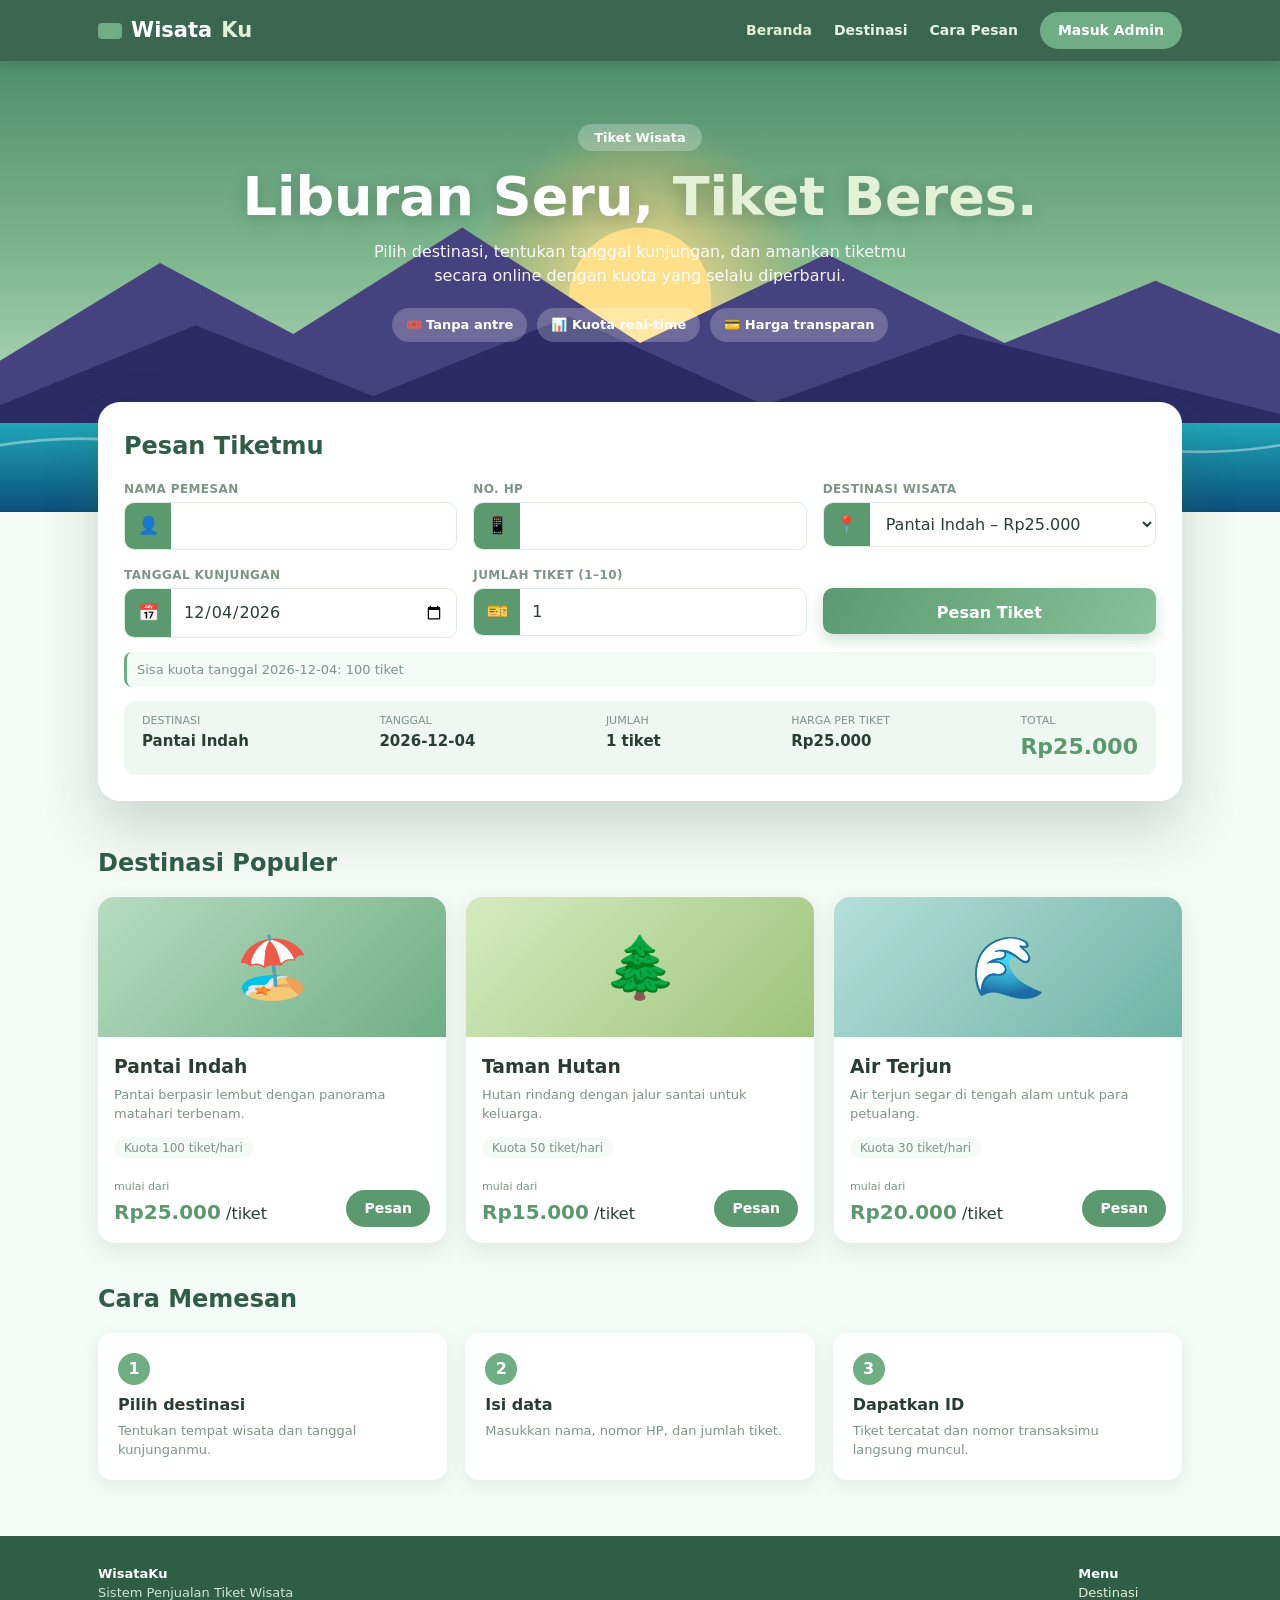
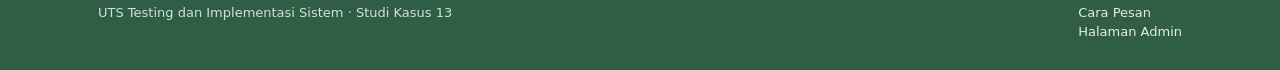
<file: index.html>
<!DOCTYPE html>
<html lang="id">
<head>
<meta charset="UTF-8">
<meta name="viewport" content="width=device-width, initial-scale=1">
<title>WisataKu - Pesan Tiket Wisata</title>
<link rel="stylesheet" href="style.css">
</head>
<body>
<nav class="top"><div class="in">
<a class="logo" href="#"><span class="tk"></span>Wisata<b>Ku</b></a>
<div class="links"><a class="act" href="#">Beranda</a><a href="#destinasi">Destinasi</a><a href="#cara">Cara Pesan</a><a class="adm" href="admin.html">Masuk Admin</a></div>
</div></nav>

<header class="hero">
<svg class="scene" viewBox="0 0 1440 640" preserveAspectRatio="xMidYMax slice" aria-hidden="true">
<defs>
<radialGradient id="g"><stop offset="0" stop-color="#fff3b0"/><stop offset="1" stop-color="#ffb347" stop-opacity="0"/></radialGradient>
<linearGradient id="sea" x1="0" y1="0" x2="0" y2="1"><stop offset="0" stop-color="#1fa7b8"/><stop offset="1" stop-color="#0b4f7a"/></linearGradient>
</defs>
<circle cx="720" cy="400" r="200" fill="url(#g)"/>
<circle cx="720" cy="400" r="80" fill="#ffe08a"/>
<path d="M0 470 L180 360 L330 440 L520 320 L720 450 L930 350 L1130 450 L1300 380 L1440 440 V640 H0Z" fill="#46427f"/>
<path d="M0 520 L220 430 L420 510 L640 420 L860 520 L1080 440 L1440 530 V640 H0Z" fill="#2c2b66"/>
<rect y="540" width="1440" height="100" fill="url(#sea)"/>
<path d="M0 565 Q90 550 180 565 T360 565 T540 565 T720 565 T900 565 T1080 565 T1260 565 T1440 565" stroke="#ffffff66" stroke-width="3" fill="none"/>
</svg>
<div class="wrapm hc">
<span class="tag">Tiket Wisata</span>
<h1>Liburan Seru, <em>Tiket Beres.</em></h1>
<p>Pilih destinasi, tentukan tanggal kunjungan, dan amankan tiketmu secara online dengan kuota yang selalu diperbarui.</p>
<div class="chips"><span>🎟️ Tanpa antre</span><span>📊 Kuota real-time</span><span>💳 Harga transparan</span></div>
</div>
</header>

<div class="wrapm bookwrap" id="form-pesan">
<div class="bookbar">
<h2>Pesan Tiketmu</h2>
<div class="bgrid">
<div class="f2"><label for="nama">Nama pemesan</label><div class="fld"><span class="ic">👤</span><input id="nama" placeholder=""></div></div>
<div class="f2"><label for="hp">No. HP</label><div class="fld"><span class="ic">📱</span><input id="hp" placeholder=""></div></div>
<div class="f2"><label for="dest">Destinasi wisata</label><div class="fld"><span class="ic">📍</span><select id="dest"></select></div></div>
<div class="f2"><label for="tgl">Tanggal kunjungan</label><div class="fld"><span class="ic">📅</span><input id="tgl" type="date"></div></div>
<div class="f2"><label for="jml">Jumlah tiket (1–10)</label><div class="fld"><span class="ic">🎫</span><input id="jml" type="text" inputmode="numeric" value="1"></div></div>
<div class="f2 bt"><label>&nbsp;</label><button id="pesan">Pesan Tiket</button></div>
</div>
<div class="mut" id="info"></div>
<div class="sumbar">
<div><span>Destinasi</span><b id="sd">-</b></div>
<div><span>Tanggal</span><b id="st">-</b></div>
<div><span>Jumlah</span><b id="sj">-</b></div>
<div><span>Harga per tiket</span><b id="sh">-</b></div>
<div class="tot"><span>Total</span><b id="sT">-</b></div>
</div>
<div id="m1" class="msg"></div>
</div>
</div>

<main class="wrapm">
<h2 class="ttl" id="destinasi">Destinasi Populer</h2>
<div class="cards" id="cards"></div>
<h2 class="ttl" id="cara">Cara Memesan</h2>
<div class="steps">
<div><i>1</i><b>Pilih destinasi</b><p>Tentukan tempat wisata dan tanggal kunjunganmu.</p></div>
<div><i>2</i><b>Isi data</b><p>Masukkan nama, nomor HP, dan jumlah tiket.</p></div>
<div><i>3</i><b>Dapatkan ID</b><p>Tiket tercatat dan nomor transaksimu langsung muncul.</p></div>
</div>
</main>

<footer class="ft"><div class="wrapm cols">
<div><b>WisataKu</b><br>Sistem Penjualan Tiket Wisata<br>UTS Testing dan Implementasi Sistem · Studi Kasus 13</div>
<div><b>Menu</b><br><a href="#destinasi">Destinasi</a><br><a href="#cara">Cara Pesan</a><br><a href="admin.html">Halaman Admin</a></div>
</div></footer>
<script src="data.js"></script>
<script src="pembeli.js"></script>
</body>
</html>
</file>
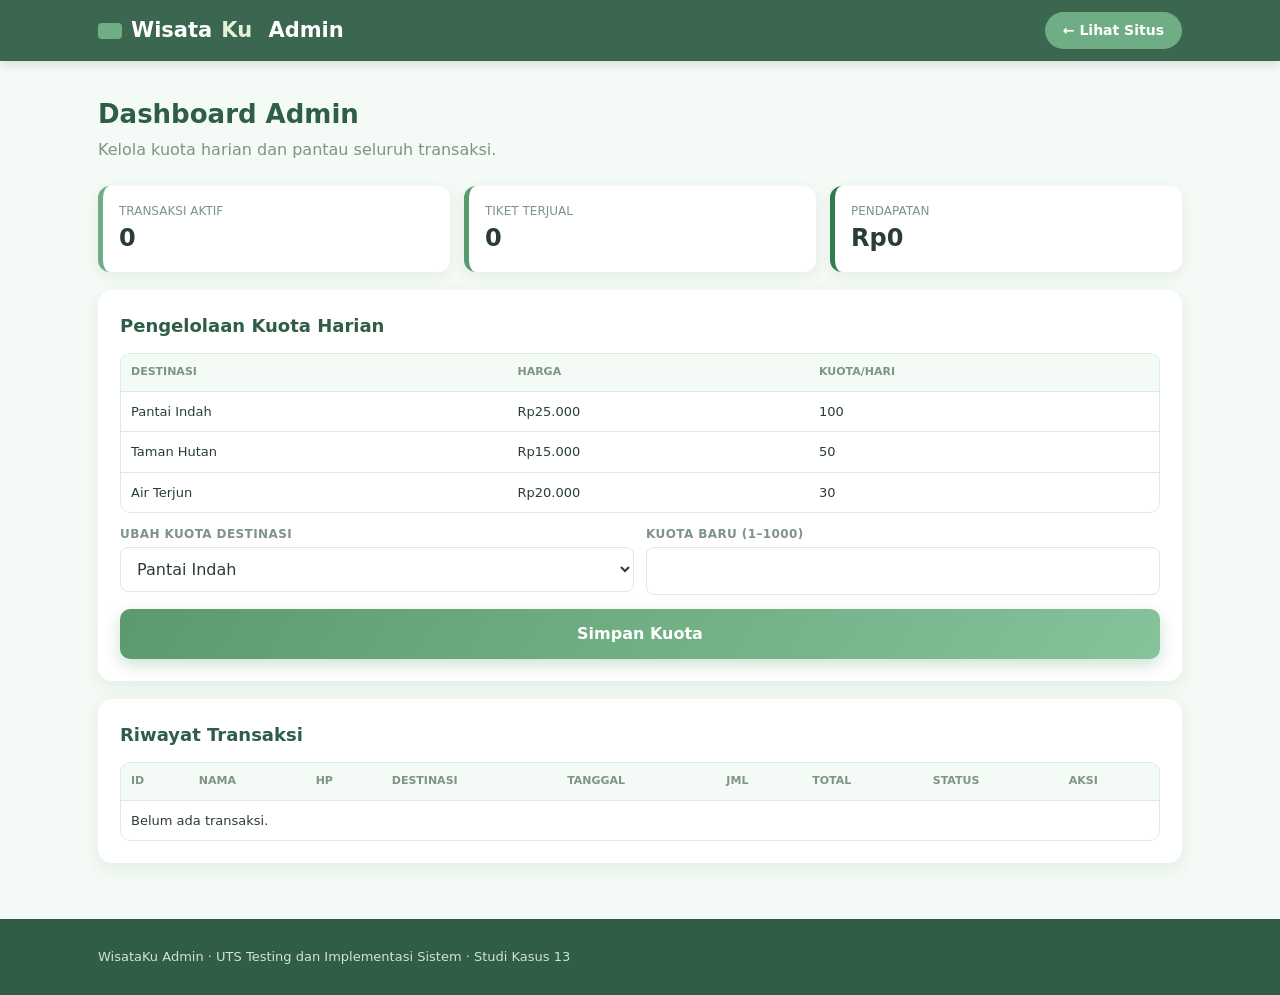
<file: admin.html>
<!DOCTYPE html>
<html lang="id">
<head>
<meta charset="UTF-8">
<meta name="viewport" content="width=device-width, initial-scale=1">
<title>Admin - WisataKu</title>
<link rel="stylesheet" href="style.css">
</head>
<body>
<nav class="top dark"><div class="in">
<a class="logo" href="#"><span class="tk"></span>Wisata<b>Ku</b>&nbsp;Admin</a>
<div class="links"><a class="adm" href="index.html">← Lihat Situs</a></div>
</div></nav>
<main class="wrapm adm-main">
<div class="admh"><h1>Dashboard Admin</h1><p>Kelola kuota harian dan pantau seluruh transaksi.</p></div>
<div id="rekap" class="stats"></div>
<section>
<h2 class="sh">Pengelolaan Kuota Harian</h2>
<div class="wrap"><table><thead><tr><th>Destinasi</th><th>Harga</th><th>Kuota/hari</th></tr></thead><tbody id="kuota"></tbody></table></div>
<div class="g2">
<div><label for="kd">Ubah kuota destinasi</label><select id="kd"></select></div>
<div><label for="kv">Kuota baru (1–1000)</label><input id="kv" type="text" inputmode="numeric" placeholder=""></div>
</div>
<button id="simpanKuota">Simpan Kuota</button>
<div id="m2" class="msg"></div>
</section>
<section>
<h2 class="sh">Riwayat Transaksi</h2>
<div class="wrap"><table><thead><tr><th>ID</th><th>Nama</th><th>HP</th><th>Destinasi</th><th>Tanggal</th><th>Jml</th><th>Total</th><th>Status</th><th>Aksi</th></tr></thead><tbody id="trx"></tbody></table></div>
<div id="m3" class="msg"></div>
</section>
</main>
<footer class="ft"><div class="wrapm">WisataKu Admin · UTS Testing dan Implementasi Sistem · Studi Kasus 13</div></footer>
<script src="data.js"></script>
<script src="admin.js"></script>
</body>
</html>
</file>
<file: style.css>
:root{--p:#5b9a6e;--navy:#2f5d46;--o:#6fae84;--gold:#e3f1d6;--bg:#f4faf5;--tx:#2a3d33;--m:#7d9486;--bd:#dcebe0;--err:#c62828;--errbg:#fdecea;--ok:#2e7d4f;--okbg:#e8f5ec}
*{box-sizing:border-box}
body{margin:0;font-family:"Segoe UI",system-ui,Roboto,sans-serif;background:var(--bg);color:var(--tx);line-height:1.5}
a{text-decoration:none;color:inherit}
html{scroll-behavior:smooth}
.wrapm{max-width:1120px;margin:auto;padding:0 18px}
nav.top{position:sticky;top:0;z-index:20;background:rgba(47,93,70,.94);backdrop-filter:blur(6px);box-shadow:0 2px 12px rgba(0,0,0,.15)}
nav.top .in{max-width:1120px;margin:auto;display:flex;align-items:center;justify-content:space-between;padding:12px 18px}
.logo{font-weight:800;font-size:21px;color:#fff;display:flex;align-items:center;gap:9px}.logo b{color:var(--gold)}
.tk{width:24px;height:16px;background:var(--o);border-radius:4px;display:inline-block}
.links{display:flex;gap:22px;align-items:center;font-size:14px;font-weight:600;color:#e6f2ea}
.links a:hover,.links a.act{color:var(--gold)}
.links .adm{background:var(--o);color:#fff;padding:8px 18px;border-radius:99px}.links .adm:hover{filter:brightness(1.1);color:#fff}
@media(max-width:700px){.links a:not(.adm){display:none}}
.hero{position:relative;overflow:hidden;text-align:center;background:linear-gradient(180deg,#4f8f6b 0%,#7fb88f 45%,#b7dcc1 80%,#e3f1d6 100%);color:#fff;padding:64px 0 170px}
.scene{position:absolute;left:0;bottom:0;width:100%;height:100%}
.hc{position:relative}
.tag{background:rgba(255,255,255,.25);padding:6px 16px;border-radius:99px;font-size:13px;font-weight:600}
.hero h1{font-size:54px;line-height:1.1;margin:18px 0 14px;text-shadow:0 4px 18px rgba(0,0,0,.2)}
.hero h1 em{font-style:normal;color:var(--gold)}
.hero p{max-width:560px;margin:0 auto 20px;font-size:16px;opacity:.95}
.chips{display:flex;gap:10px;flex-wrap:wrap;justify-content:center}.chips span{background:rgba(255,255,255,.22);padding:7px 14px;border-radius:99px;font-size:13px;font-weight:600}
@media(max-width:640px){.hero h1{font-size:32px}}
.bookwrap{position:relative;z-index:2;margin-top:-110px;scroll-margin-top:74px}
.bookbar{background:#fff;border-radius:22px;padding:26px;box-shadow:0 26px 55px rgba(47,93,70,.22)}
.bookbar h2{margin:0 0 4px;font-size:24px;color:var(--navy)}
.bgrid{display:grid;grid-template-columns:repeat(6,1fr);gap:4px 16px}
.f2{grid-column:span 2}
.bt button{margin-top:0;height:46px}
@media(max-width:820px){.bgrid{grid-template-columns:1fr 1fr}.f2{grid-column:span 1}}
@media(max-width:520px){.bgrid{grid-template-columns:1fr}}
label{display:block;font-size:12px;font-weight:700;color:var(--m);margin:12px 0 4px;text-transform:uppercase;letter-spacing:.4px}
.fld{display:flex;border:1px solid var(--bd);border-radius:10px;overflow:hidden;background:#fff}
.fld:focus-within{border-color:var(--p);box-shadow:0 0 0 3px rgba(91,154,110,.2)}
.fld .ic{width:46px;flex:none;background:var(--p);display:flex;align-items:center;justify-content:center;font-size:17px}
.fld input,.fld select{border:0;border-radius:0;background:#fff}
input,select{font:inherit;width:100%;padding:11px 12px;border-radius:8px;border:1px solid var(--bd);background:#fff;color:var(--tx)}
input:focus,select:focus{outline:0}
.g2{display:grid;grid-template-columns:1fr 1fr;gap:12px}
.mut{color:var(--m);font-size:13px;margin-top:14px;padding:8px 10px;background:var(--bg);border-radius:8px;border-left:3px solid var(--o)}
.sumbar{margin-top:14px;background:#eef7f0;border-radius:12px;padding:12px 18px;display:flex;flex-wrap:wrap;gap:12px 28px;justify-content:space-between}
.sumbar div{display:flex;flex-direction:column}.sumbar span{font-size:11px;color:var(--m);text-transform:uppercase}
.sumbar b{font-size:15px}.sumbar .tot b{color:var(--p);font-size:22px}
button{font:inherit;font-weight:700;width:100%;padding:13px;margin-top:14px;border:0;border-radius:10px;color:#fff;background:linear-gradient(120deg,#5b9a6e,#86c29a);cursor:pointer;box-shadow:0 6px 16px rgba(91,154,110,.3)}
button:hover{filter:brightness(1.05)}
button.s{width:auto;margin:0 4px 0 0;padding:5px 10px;font-size:12px;background:var(--p);box-shadow:none}button.d{background:var(--err)}
.msg{display:none;margin-top:14px;padding:10px 12px;border-radius:8px;font-size:13px;font-weight:500}
.msg.err{display:block;background:var(--errbg);color:var(--err);border-left:4px solid var(--err)}.msg.err::before{content:"✖ "}
.msg.ok{display:block;background:var(--okbg);color:var(--ok);border-left:4px solid var(--ok)}.msg.ok::before{content:"✔ "}
main.wrapm{padding-top:6px;padding-bottom:20px}
.ttl{font-size:24px;margin:38px 0 16px;color:var(--navy);scroll-margin-top:74px}
.cards{display:grid;grid-template-columns:repeat(auto-fit,minmax(250px,1fr));gap:20px}
.card{background:#fff;border-radius:16px;overflow:hidden;box-shadow:0 8px 22px rgba(47,93,70,.1);transition:transform .15s}
.card:hover{transform:translateY(-5px)}
.art{height:140px;display:flex;align-items:center;justify-content:center;font-size:60px}
.a1{background:linear-gradient(135deg,#b7dcc1,#6fae84)}.a2{background:linear-gradient(135deg,#d6ebc0,#9cc47a)}.a3{background:linear-gradient(135deg,#b4e0d8,#6fb3a3)}
.cb{padding:16px}.cb h3{margin:0 0 4px}.cb p{margin:0 0 10px;color:var(--m);font-size:13px;min-height:40px}
.meta span{font-size:12px;background:var(--bg);padding:3px 10px;border-radius:99px;color:var(--m)}
.pr{display:flex;justify-content:space-between;align-items:end;margin-top:14px}.pr small{color:var(--m);font-size:11px}.pr b{color:var(--p);font-size:20px}
.btn2{background:var(--p);color:#fff;font-weight:600;padding:8px 18px;border-radius:99px;font-size:14px}.btn2:hover{filter:brightness(1.08)}
.steps{display:grid;grid-template-columns:repeat(auto-fit,minmax(220px,1fr));gap:18px}
.steps div{background:#fff;border-radius:14px;padding:20px;box-shadow:0 6px 18px rgba(47,93,70,.08)}
.steps i{display:inline-flex;width:32px;height:32px;border-radius:50%;background:var(--o);color:#fff;font-style:normal;font-weight:800;align-items:center;justify-content:center;margin-bottom:8px}
.steps b{display:block}.steps p{margin:4px 0 0;color:var(--m);font-size:13px}
section{background:#fff;border-radius:14px;padding:22px;box-shadow:0 6px 18px rgba(47,93,70,.08)}
h2.sh{margin:0 0 14px;font-size:18px;color:var(--navy)}
.wrap{overflow-x:auto;border:1px solid var(--bd);border-radius:10px}
table{width:100%;border-collapse:collapse;font-size:13px}
th{background:var(--bg);color:var(--m);font-size:11px;text-transform:uppercase}
th,td{padding:10px;text-align:left;white-space:nowrap;border-bottom:1px solid var(--bd)}
tbody tr:last-child td{border-bottom:0}
.bdg{padding:3px 10px;border-radius:99px;font-size:11px;font-weight:700}.Aktif{background:var(--okbg);color:var(--ok)}.Dibatalkan{background:var(--errbg);color:var(--err)}
.stats{display:grid;grid-template-columns:repeat(3,1fr);gap:14px}
.stat{background:#fff;border-radius:12px;padding:16px;box-shadow:0 4px 14px rgba(47,93,70,.08);border-left:5px solid var(--o)}
.stat:nth-child(2){border-left-color:var(--p)}.stat:nth-child(3){border-left-color:var(--ok)}
.stat span{display:block;font-size:12px;color:var(--m);text-transform:uppercase}.stat b{font-size:24px}
@media(max-width:560px){.stats{grid-template-columns:1fr}}
.admh{padding:28px 0 8px}.admh h1{margin:0;font-size:26px;color:var(--navy)}.admh p{margin:4px 0 16px;color:var(--m)}
.adm-main section{margin-top:18px}.adm-main{padding-bottom:20px}
.ft{background:var(--navy);color:#cfe3d6;margin-top:36px;padding:28px 0;font-size:13px}
.ft .cols{display:flex;gap:40px;flex-wrap:wrap;justify-content:space-between}.ft b{color:#fff}.ft a{color:var(--gold)}
</file>
